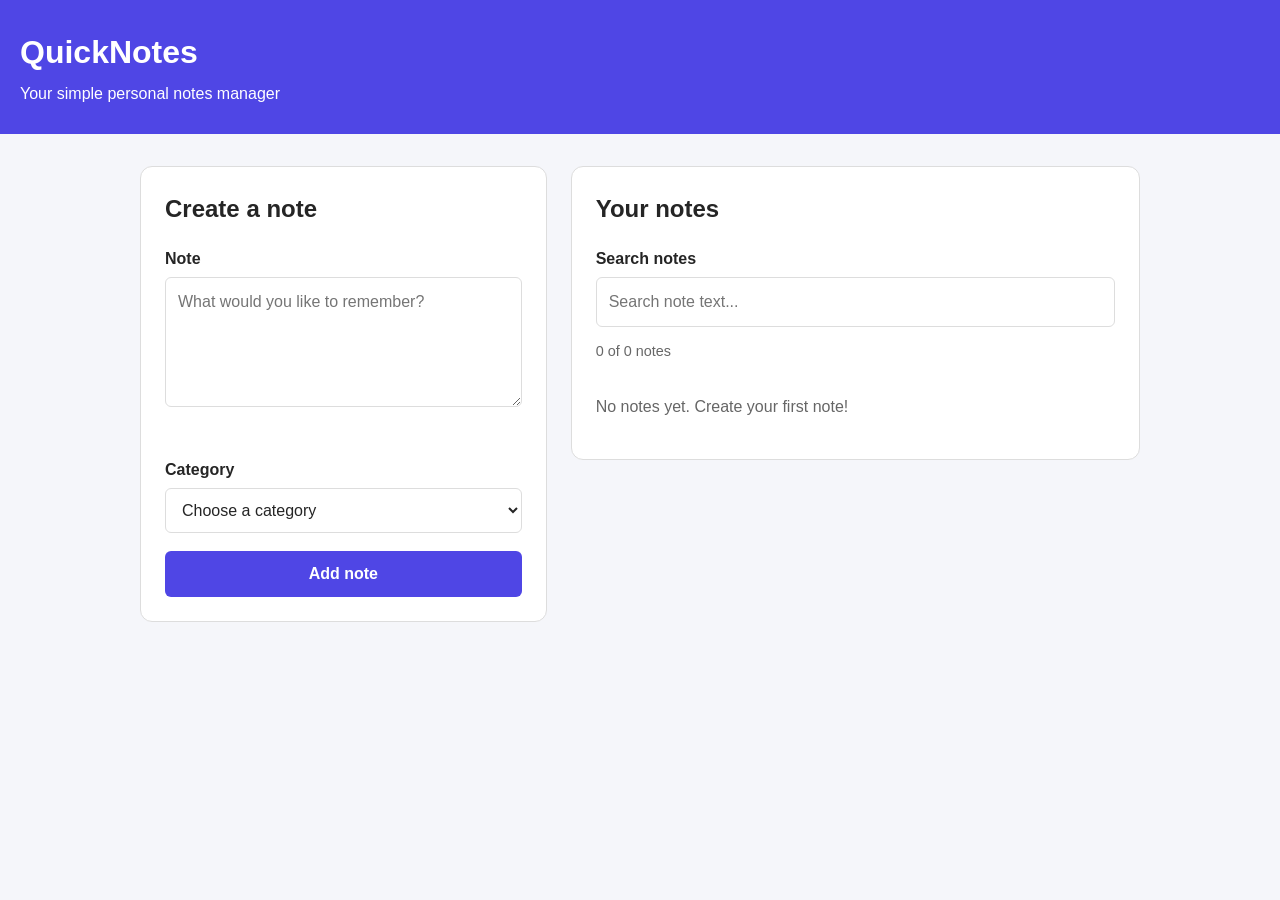
<file: index.html>
<!DOCTYPE html>
<html lang="en">
  <head>
    <meta charset="UTF-8" />
    <meta name="viewport" content="width=device-width, initial-scale=1.0" />
    <title>QuickNotes | Notes Manager</title>
    <link rel="stylesheet" href="style.css" />
    <script src="script.js" defer></script>
  </head>
  <body>
    <header class="app-header">
      <div>
        <h1>QuickNotes</h1>
        <p>Your simple personal notes manager</p>
      </div>
    </header>

    <main class="container">
      <section class="note-form-section">
        <h2>Create a note</h2>

        <form id="note-form" novalidate>
          <label for="note-text">Note</label>
          <textarea
            id="note-text"
            placeholder="What would you like to remember?"
            maxlength="200"
            required
          ></textarea>
          <p id="validation-message" role="alert"></p>

          <label for="note-category">Category</label>
          <select id="note-category" required>
            <option value="">Choose a category</option>
            <option value="personal">Personal</option>
            <option value="work">Work</option>
            <option value="study">Study</option>
          </select>

          <button type="submit">Add note</button>
        </form>
      </section>

      <section class="notes-section">
        <h2>Your notes</h2>

        <label for="search-input">Search notes</label>
        <input
          type="search"
          id="search-input"
          placeholder="Search note text..."
        />

        <p id="notes-summary">0 notes</p>
        <div id="notes-list" class="notes-list"></div>
        <p id="empty-message">No notes yet. Create your first note!</p>
      </section>
    </main>
  </body>
</html>
</file>
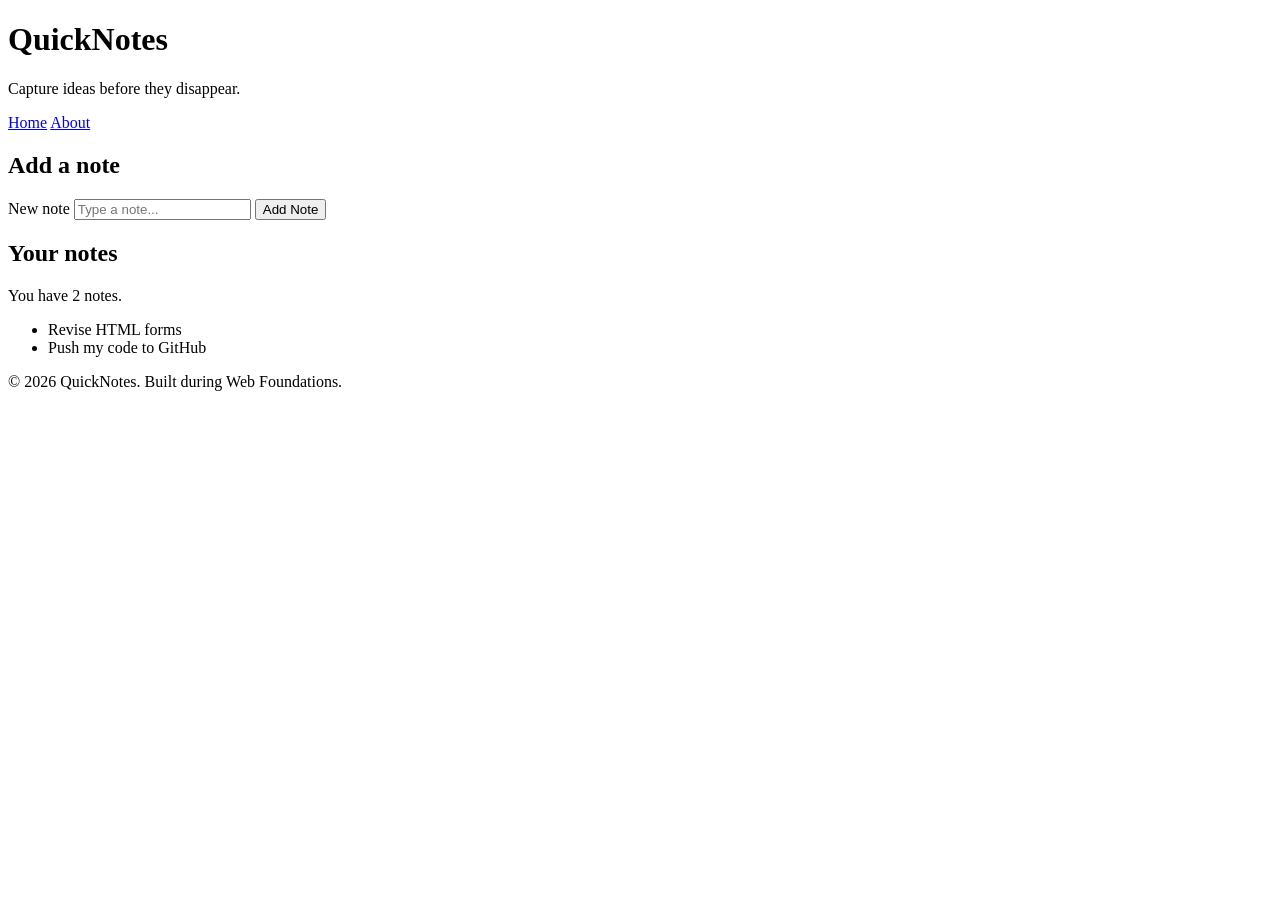
<file: day 1/index.html>
<!DOCTYPE html>
<html lang="en">
  <head>
    <meta charset="UTF-8" />
    <meta name="viewport" content="width=device-width, initial-scale=1.0" />
    <title>QuickNotes</title>
  </head>
  <body>
    <header>
      <h1>QuickNotes</h1>
      <p>Capture ideas before they disappear.</p>
     <nav>
      <a href="index.html">Home</a>
      <a href="about.html">About</a>
     </nav>

    </header>
 
    <main>
      <section>
        <h2>Add a note</h2>
        <form id="note-form">
          <label for="note-input">New note</label>
          <input type="text" id="note-input" placeholder="Type a note..." />
          <button type="submit">Add Note</button>
        </form>
      </section>
 
      <section>
        <h2>Your notes</h2>
        <p id="note-count">You have 2 notes.</p>
        <ul id="notes-list">
          <li>Revise HTML forms</li>
          <li>Push my code to GitHub</li>
        </ul>
      </section>
    </main>
 
    <footer>
      <p>&copy; 2026 QuickNotes. Built during Web Foundations.</p>
    </footer>
  </body>
</html>
</file>
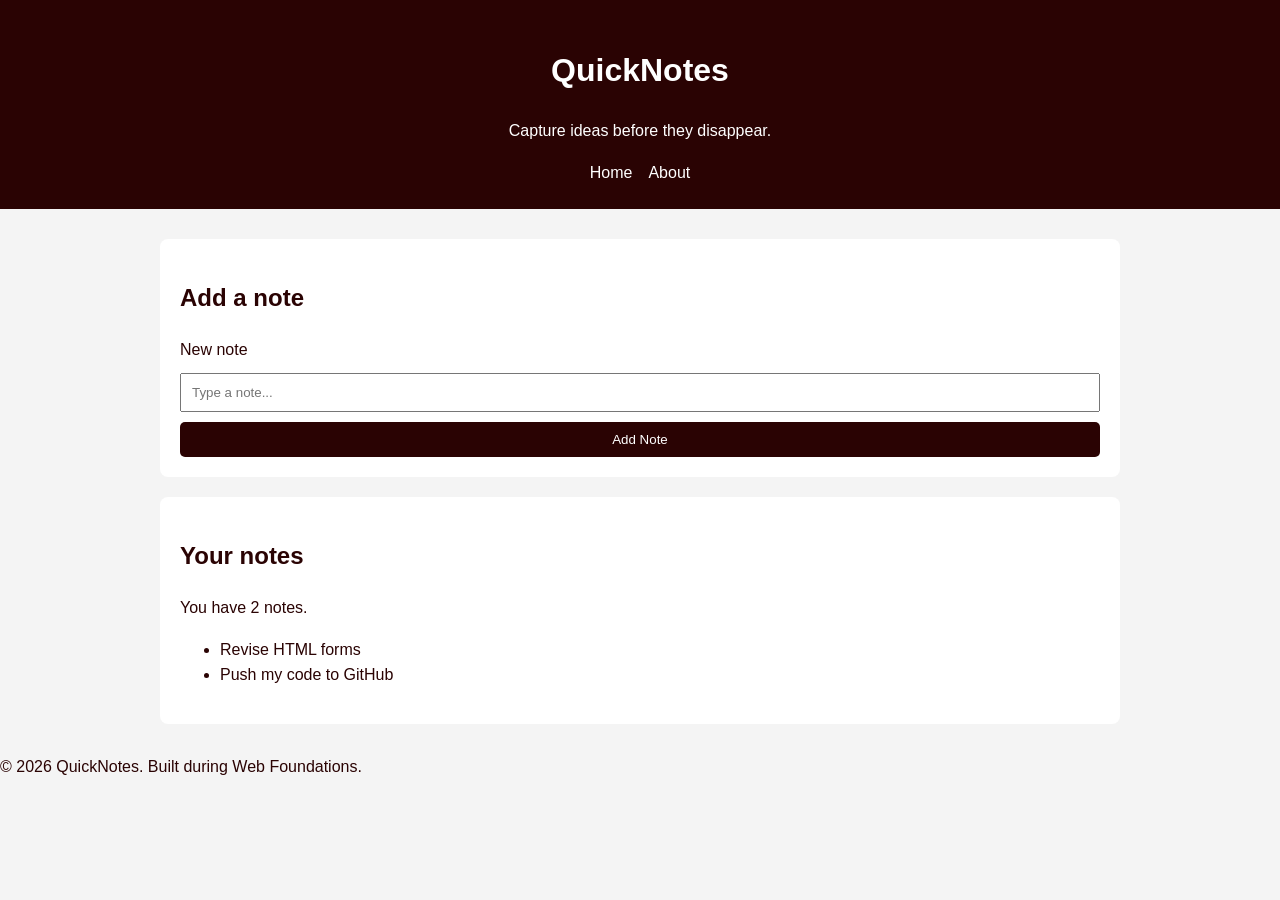
<file: day 2/index.html>
<!DOCTYPE html>
<html lang="en">
  <head>
    <meta charset="UTF-8" />
    <meta name="viewport" content="width=device-width, initial-scale=1.0" />
    <link rel="stylesheet" href="style.css" />
    <title>QuickNotes</title>
  </head>
  <body>
    <header>
      <h1>QuickNotes</h1>
      <p>Capture ideas before they disappear.</p>
     <nav>
      <a href="index.html">Home</a>
      <a href="about.html">About</a>
     </nav>

    </header>
 
    <main>
      <section>
        <h2>Add a note</h2>
        <form id="note-form">
          <label for="note-input">New note</label>
          <input type="text" id="note-input" placeholder="Type a note..." />
          <button type="submit">Add Note</button>
        </form>
      </section>
 
      <section>
        <h2>Your notes</h2>
        <p id="note-count">You have 2 notes.</p>
        <ul id="notes-list">
          <li>Revise HTML forms</li>
          <li>Push my code to GitHub</li>
        </ul>
      </section>
    </main>
 
    <footer>
      <p>&copy; 2026 QuickNotes. Built during Web Foundations.</p>
    </footer>
  </body>
</html>
</file>
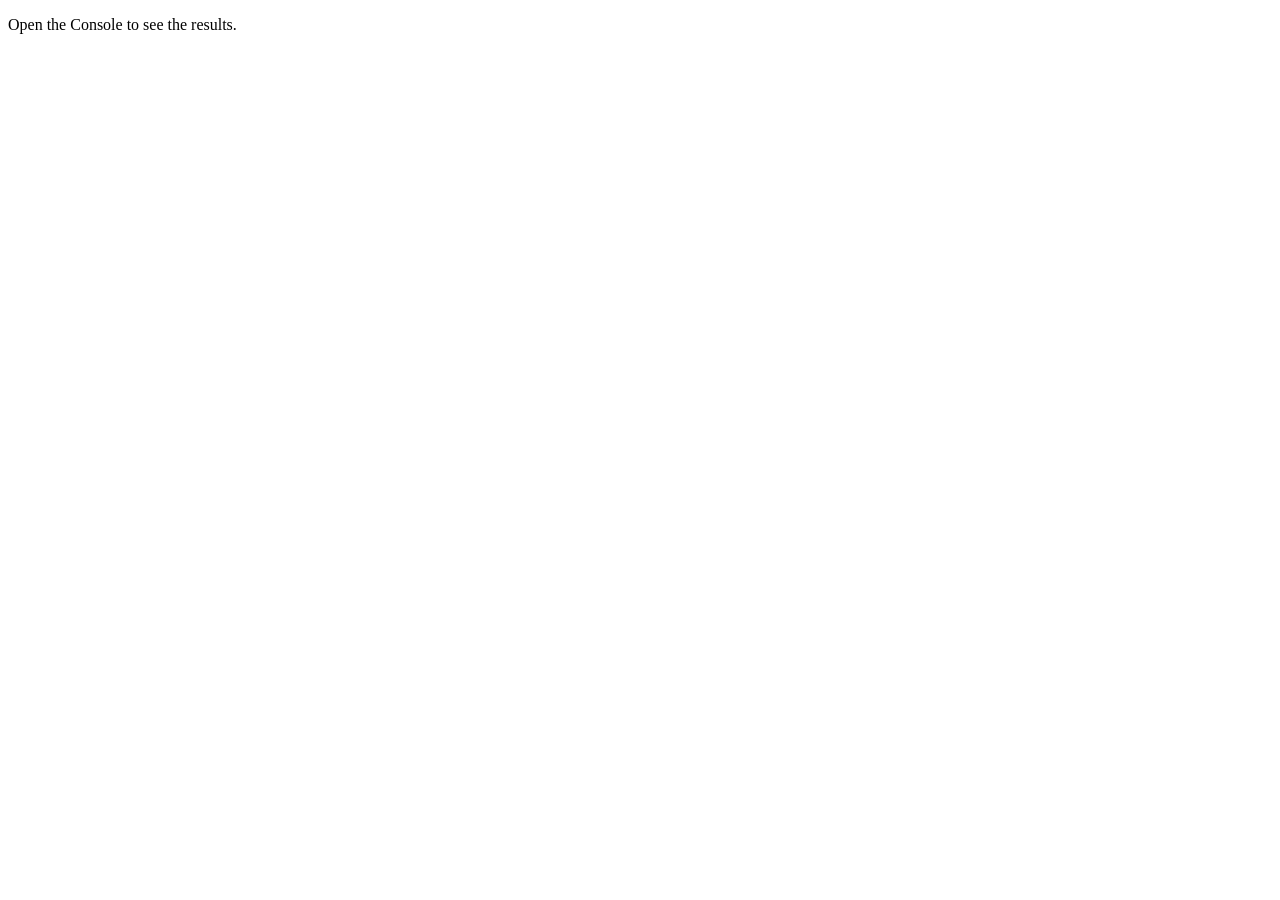
<file: day 3/index.html>
<!DOCTYPE html>
<html lang="en">
  <head>
    <meta charset="UTF-8" />
    <meta name="viewport" content="width=device-width, initial-scale=1.0" />
    <title>Notes Toolkit</title>
    <script src="script.js" defer></script>
  </head>
  <body>
    <p>Open the Console to see the results.</p>
  </body>
</html>
</file>
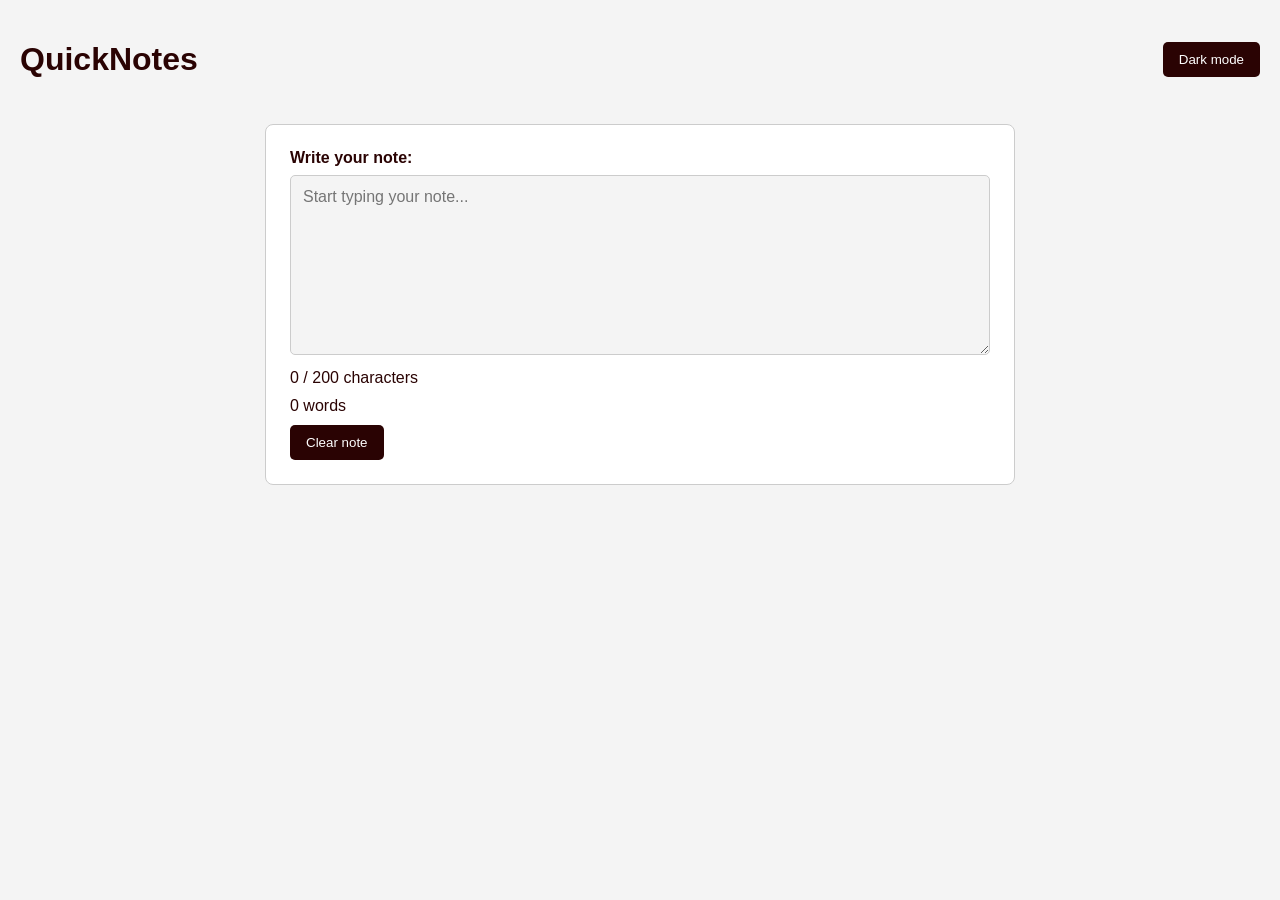
<file: day 4/index.html>
<!DOCTYPE html>
<html lang="en">
  <head>
    <meta charset="UTF-8" />
    <meta name="viewport" content="width=device-width, initial-scale=1.0" />
    <title>QuickNotes - Live Note Editor</title>
    <link rel="stylesheet" href="style.css" />
    <script src="script.js" defer></script>
  </head>
  <body>
    <header>
      <h1>QuickNotes</h1>
      <button id="theme-toggle" type="button">Dark mode</button>
    </header>

    <main>
      <label for="note-text">Write your note:</label>
      <textarea
        id="note-text"
        maxlength="200"
        placeholder="Start typing your note..."
      ></textarea>

      <p id="char-count">0 / 200 characters</p>
      <p id="word-count">0 words</p>

      <button id="clear-btn" type="button">Clear note</button>
    </main>
  </body>
</html>
</file>
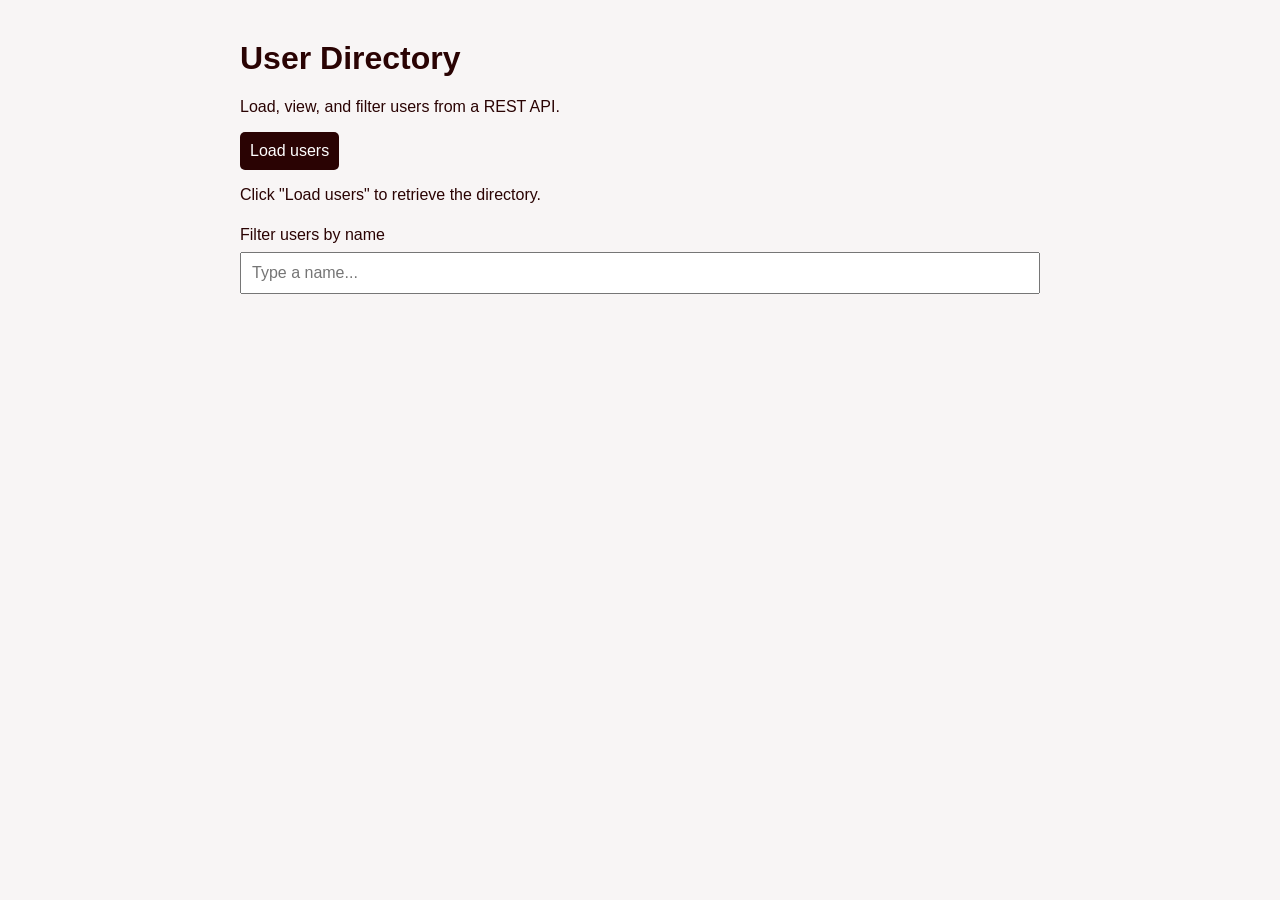
<file: day5/index.html>
<!DOCTYPE html>
<html lang="en">
  <head>
    <meta charset="UTF-8" />
    <meta name="viewport" content="width=device-width, initial-scale=1.0" />
    <title>QuickNotes - User Directory</title>
    <script src="users.js" defer></script>
    <style>
      body {
        max-width: 800px;
        margin: 40px auto;
        padding: 0 20px;
        font-family: Arial, sans-serif;
        color: #2a0303;
        background: #f8f5f5;
      }

      button,
      input {
        padding: 10px;
        font: inherit;
      }

      button {
        color: white;
        background: #2a0303;
        border: 0;
        border-radius: 5px;
        cursor: pointer;
      }

      button:disabled {
        opacity: 0.6;
        cursor: not-allowed;
      }

      input {
        width: 100%;
        box-sizing: border-box;
        margin: 8px 0 16px;
      }

      #status {
        min-height: 1.5em;
      }

      #users-list {
        padding: 0;
        list-style: none;
      }

      #users-list li {
        margin: 12px 0;
        padding: 16px;
        background: white;
        border-left: 4px solid #2a0303;
        border-radius: 5px;
        overflow-wrap: anywhere;
      }

      #users-list h2 {
        margin-top: 0;
      }
    </style>
  </head>
  <body>
    <header>
      <h1>User Directory</h1>
      <p>Load, view, and filter users from a REST API.</p>
    </header>

    <main>
      <button id="load-users" type="button">Load users</button>

      <p id="status" role="status" aria-live="polite">
        Click "Load users" to retrieve the directory.
      </p>

      <label for="filter-input">Filter users by name</label>
      <input
        id="filter-input"
        type="search"
        placeholder="Type a name..."
        autocomplete="off"
      />

      <ul id="users-list"></ul>
    </main>
  </body>
</html>
</file>
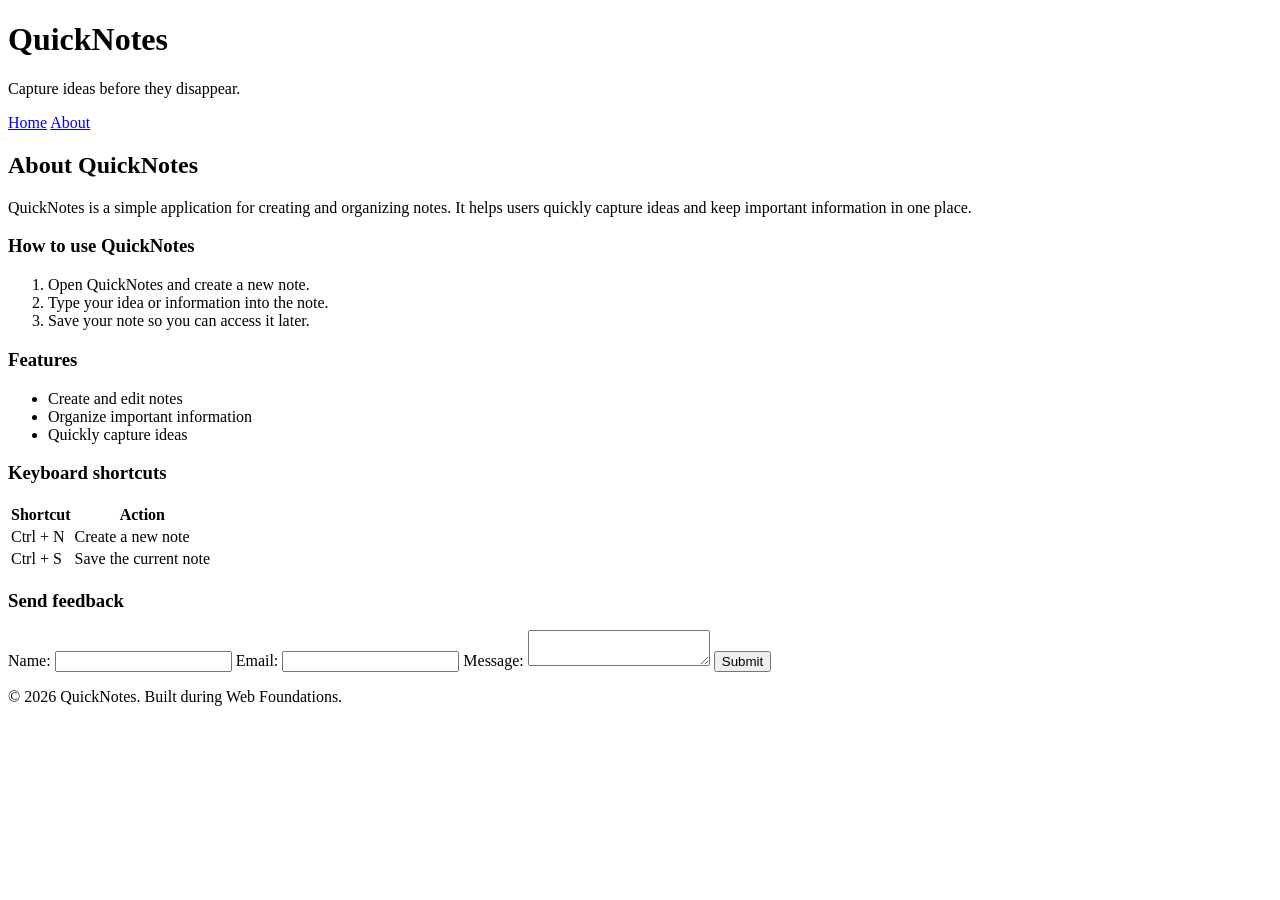
<file: day 1/about.html>
<!DOCTYPE html>
<html lang="en">
  <head>
    <meta charset="UTF-8" />
    <meta name="viewport" content="width=device-width, initial-scale=1.0" />
    <title>About QuickNotes</title>
  </head>

  <body>
    <header>
      <h1>QuickNotes</h1>
      <p>Capture ideas before they disappear.</p>

      <nav>
        <a href="index.html">Home</a>
        <a href="about.html">About</a>
      </nav>
    </header>

    <main>
      <h2>About QuickNotes</h2>

      <p>
        QuickNotes is a simple application for creating and organizing notes.
        It helps users quickly capture ideas and keep important information in one place.
      </p>

      <section>
        <h3>How to use QuickNotes</h3>
        <ol>
          <li>Open QuickNotes and create a new note.</li>
          <li>Type your idea or information into the note.</li>
          <li>Save your note so you can access it later.</li>
        </ol>
      </section>

      <section>
        <h3>Features</h3>
        <ul>
          <li>Create and edit notes</li>
          <li>Organize important information</li>
          <li>Quickly capture ideas</li>
        </ul>
      </section>

      <section>
        <h3>Keyboard shortcuts</h3>

        <table>
          <thead>
            <tr>
              <th>Shortcut</th>
              <th>Action</th>
            </tr>
          </thead>
          <tbody>
            <tr>
              <td>Ctrl + N</td>
              <td>Create a new note</td>
            </tr>
            <tr>
              <td>Ctrl + S</td>
              <td>Save the current note</td>
            </tr>
          </tbody>
        </table>
      </section>

      <section>
        <h3>Send feedback</h3>

        <form>
          <label for="name">Name:</label>
          <input type="text" id="name" name="name" required />

          <label for="email">Email:</label>
          <input type="email" id="email" name="email" required />

          <label for="message">Message:</label>
          <textarea id="message" name="message" required></textarea>

          <button type="submit">Submit</button>
        </form>
      </section>
    </main>

    <footer>
      <p>&copy; 2026 QuickNotes. Built during Web Foundations.</p>
    </footer>
  </body>
</html>
</file>
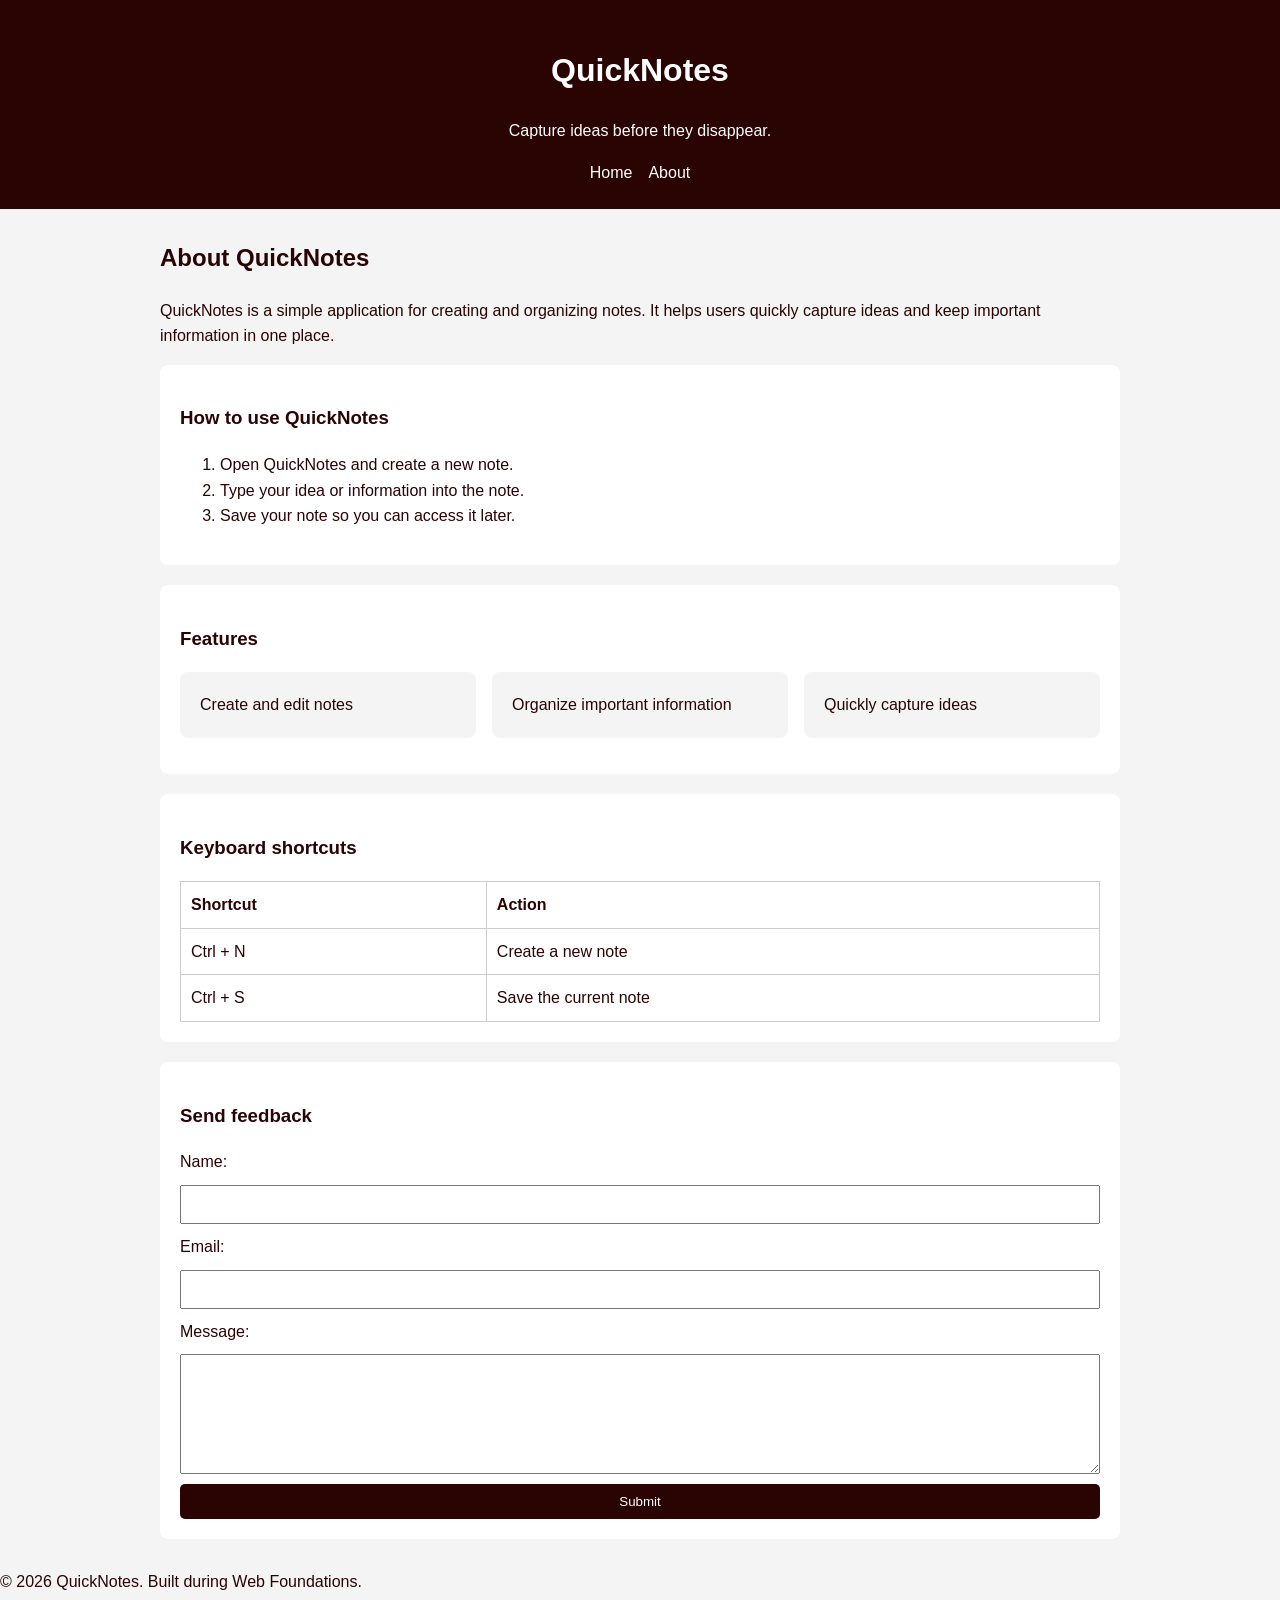
<file: day 2/about.html>
<!DOCTYPE html>
<html lang="en">
  <head>
    <meta charset="UTF-8" />
    <meta name="viewport" content="width=device-width, initial-scale=1.0" />
    <link rel="stylesheet" href="style.css" />
    <title>About QuickNotes</title>
  </head>

  <body>
    <header>
      <h1>QuickNotes</h1>
      <p>Capture ideas before they disappear.</p>

      <nav>
        <a href="index.html">Home</a>
        <a href="about.html">About</a>
      </nav>
    </header>

    <main>
      <h2>About QuickNotes</h2>

      <p>
        QuickNotes is a simple application for creating and organizing notes.
        It helps users quickly capture ideas and keep important information in one place.
      </p>

      <section>
        <h3>How to use QuickNotes</h3>
        <ol>
          <li>Open QuickNotes and create a new note.</li>
          <li>Type your idea or information into the note.</li>
          <li>Save your note so you can access it later.</li>
        </ol>
      </section>

      <section>
        <h3>Features</h3>
        <ul class="features">
          <li>Create and edit notes</li>
          <li>Organize important information</li>
          <li>Quickly capture ideas</li>
        </ul>
      </section>

      <section>
        <h3>Keyboard shortcuts</h3>

        <table>
          <thead>
            <tr>
              <th>Shortcut</th>
              <th>Action</th>
            </tr>
          </thead>
          <tbody>
            <tr>
              <td>Ctrl + N</td>
              <td>Create a new note</td>
            </tr>
            <tr>
              <td>Ctrl + S</td>
              <td>Save the current note</td>
            </tr>
          </tbody>
        </table>
      </section>

      <section>
        <h3>Send feedback</h3>

        <form>
          <label for="name">Name:</label>
          <input type="text" id="name" name="name" required />

          <label for="email">Email:</label>
          <input type="email" id="email" name="email" required />

          <label for="message">Message:</label>
          <textarea id="message" name="message" required></textarea>

          <button type="submit">Submit</button>
        </form>
      </section>
    </main>

    <footer>
      <p>&copy; 2026 QuickNotes. Built during Web Foundations.</p>
    </footer>
  </body>
</html>
</file>
<file: style.css>
:root {
  --bg-color: #f5f6fa;
  --surface-color: #ffffff;
  --text-color: #252525;
  --muted-color: #666666;
  --border-color: #dddddd;
  --primary-color: #4f46e5;
  --personal-color: #9333ea;
  --work-color: #2563eb;
  --study-color: #059669;
  --danger-color: #dc2626;
}

* {
  box-sizing: border-box;
}

body {
  margin: 0;
  font-family: Arial, sans-serif;
  background: var(--bg-color);
  color: var(--text-color);
  line-height: 1.5;
}

.app-header {
  padding: 28px 20px;
  background: var(--primary-color);
  color: #ffffff;
}

.app-header h1 {
  margin: 0;
}

.app-header p {
  margin: 6px 0 0;
}

.container {
  width: min(100% - 32px, 1000px);
  margin: 32px auto;
  display: grid;
  grid-template-columns: 1fr 1.4fr;
  gap: 24px;
  align-items: start;
}

.note-form-section,
.notes-section {
  min-width: 0;
  padding: 24px;
  background: var(--surface-color);
  border: 1px solid var(--border-color);
  border-radius: 12px;
}

h2 {
  margin-top: 0;
}

label {
  display: block;
  margin: 16px 0 6px;
  font-weight: 600;
}

textarea,
select,
input {
  width: 100%;
  padding: 12px;
  font: inherit;
  color: var(--text-color);
  background: var(--surface-color);
  border: 1px solid var(--border-color);
  border-radius: 6px;
}

textarea {
  min-height: 130px;
  resize: vertical;
}

textarea:focus,
select:focus,
input:focus {
  outline: 2px solid var(--primary-color);
  outline-offset: 2px;
}

button {
  padding: 11px 16px;
  border: 0;
  border-radius: 6px;
  background: var(--primary-color);
  color: #ffffff;
  font: inherit;
  font-weight: 600;
  cursor: pointer;
}

#note-form button {
  width: 100%;
  margin-top: 18px;
}

button:hover {
  opacity: 0.9;
}

#validation-message {
  min-height: 1.5em;
  margin: 6px 0;
  color: var(--danger-color);
  font-size: 0.9rem;
}

#notes-summary {
  color: var(--muted-color);
  font-size: 0.9rem;
}

.notes-list {
  display: grid;
  gap: 14px;
  margin-top: 16px;
}

.note-card {
  padding: 16px;
  background: var(--surface-color);
  border: 1px solid var(--border-color);
  border-left: 5px solid var(--border-color);
  border-radius: 8px;
  overflow-wrap: anywhere;
}

.category-personal {
  border-left-color: var(--personal-color);
}

.category-work {
  border-left-color: var(--work-color);
}

.category-study {
  border-left-color: var(--study-color);
}

.note-card p {
  white-space: pre-wrap;
}

.note-card-header {
  display: flex;
  justify-content: space-between;
  align-items: center;
  gap: 12px;
}

.note-category {
  font-size: 0.8rem;
  font-weight: 700;
  text-transform: capitalize;
}

.note-timestamp {
  color: var(--muted-color);
  font-size: 0.8rem;
}

.delete-btn {
  background: var(--danger-color);
}

#empty-message {
  color: var(--muted-color);
}

@media (max-width: 700px) {
  .container {
    grid-template-columns: 1fr;
    margin-top: 20px;
  }

  .note-form-section,
  .notes-section {
    padding: 18px;
  }

  .note-card-header {
    align-items: flex-start;
    flex-direction: column;
  }
}
</file>
<file: day 2/style.css>
* {
  box-sizing: border-box;
}
body {
  margin: 0;
  font-family: Arial, sans-serif;
  background-color: #f4f4f4;
  color: #2a0303;
  line-height: 1.6;
}
header {
  background-color: #2a0303;
  color: white;
  text-align: center;
  padding: 24px;
}
nav {
  display: flex;
  justify-content: center;
  gap: 16px;
}

nav a {
  color: white;
  text-decoration: none;
  transition: 0.3s;
}

nav a:hover {
  text-decoration: underline;
}
main {
  max-width: 1000px;
  margin: 30px auto;
  padding: 0 20px;
}
section {
  background-color: white;
  padding: 20px;
  margin-bottom: 20px;
  border-radius: 8px;
}
.features {
  display: grid;
  grid-template-columns: repeat(auto-fit, minmax(180px, 1fr));
  gap: 16px;
  padding: 0;
  list-style: none;
}

.features li {
  background-color: #f4f4f4;
  padding: 20px;
  border-radius: 8px;
}
table {
  width: 100%;
  border-collapse: collapse;
}

th,
td {
  border: 1px solid #ccc;
  padding: 10px;
  text-align: left;
}
form {
  display: flex;
  flex-direction: column;
  gap: 10px;
}

input,
textarea {
  width: 100%;
  padding: 10px;
}

textarea {
  min-height: 120px;
}
button {
  padding: 10px 16px;
  background-color: #2a0303;
  color: white;
  border: none;
  border-radius: 5px;
  cursor: pointer;
}
button {
  transition: 0.3s;
}

button:hover {
  opacity: 0.8;
}
</file>
<file: day 4/style.css>
:root {
  --bg-color: #f4f4f4;
  --text-color: #2a0303;
  --surface-color: #ffffff;
  --border-color: #cccccc;
  --button-bg: #2a0303;
  --button-text: #ffffff;
}

body {
  margin: 0;
  padding: 20px;
  font-family: Arial, sans-serif;
  background-color: var(--bg-color);
  color: var(--text-color);
  transition: background-color 0.3s, color 0.3s;
}

body.dark {
  --bg-color: #2a0303;
  --text-color: #f1f1f1;
  --surface-color: #2a0303;
    --border-color: #2a0303;
      --button-bg: #f1f1f1;
  --button-text: #2a0303;
}

header {
  display: flex;
  justify-content: space-between;
  align-items: center;
  gap: 16px;
  margin-bottom: 24px;
}

main {
  max-width: 700px;
  margin: 0 auto;
  padding: 24px;
  background-color: var(--surface-color);
  border: 1px solid var(--border-color);
  border-radius: 8px;
}

label {
  display: block;
  margin-bottom: 8px;
  font-weight: bold;
}

textarea {
  box-sizing: border-box;
  width: 100%;
  min-height: 180px;
  padding: 12px;
  font: inherit;
  color: var(--text-color);
  background-color: var(--bg-color);
  border: 1px solid var(--border-color);
  border-radius: 5px;
  resize: vertical;
}

p {
  margin: 10px 0;
}

button {
  padding: 10px 16px;
  color: var(--button-text);
  background-color: var(--button-bg);
  border: none;
  border-radius: 5px;
  cursor: pointer;
}

button:hover {
  opacity: 0.85;
}

.warning {
  color: #c46a00;
}

.over {
  color: #d00000;
  font-weight: bold;
}
</file>
